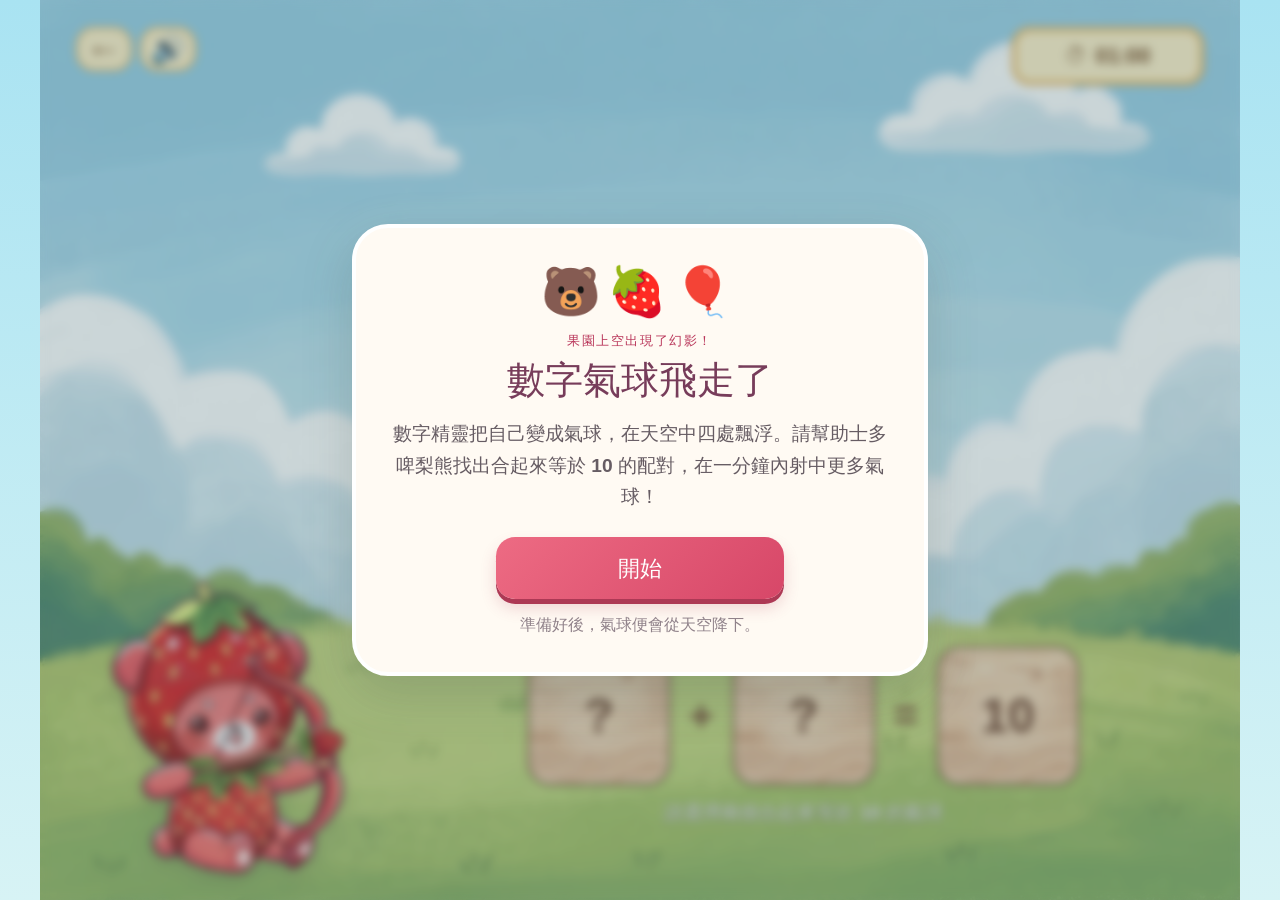
<file: MakeTenGame/index.html>
<!doctype html>
<html lang="zh-Hant">
  <head>
    <meta charset="utf-8">
    <meta name="viewport" content="width=device-width, initial-scale=1">
    <meta name="theme-color" content="#a9e3f2">
    <title>幻影雙五合十戰</title>
    <link rel="stylesheet" href="style.css">
    <script src="game.js" defer></script>
  </head>
  <body>
    <main class="page-shell">
      <section class="game-card" aria-label="合十配對遊戲">
        <section class="arena" id="arena" aria-label="氣球遊戲區">
          <div class="game-bar">
            <a class="back-button" href="index.html" aria-label="返回" title="返回">
              <span aria-hidden="true">←</span>
            </a>
            <div class="timer" id="timer" role="timer" aria-label="剩餘時間 60 秒">
              <span class="timer-icon" aria-hidden="true">⏱</span>
              <span id="timer-value">01:00</span>
            </div>
            <button
              class="music-button"
              id="music-button"
              type="button"
              aria-label="背景音樂：開"
              aria-pressed="true"
              title="背景音樂：開"
            ><span id="music-icon" aria-hidden="true">🔊</span></button>
            <span class="music-status" id="music-status" role="status"></span>
          </div>
          <audio id="background-music" src="Audio/Balloon Adventure 1.mp3" preload="metadata" loop></audio>

          <div class="cloud cloud-one" aria-hidden="true"></div>
          <div class="cloud cloud-two" aria-hidden="true"></div>
          <div class="sun" aria-hidden="true"></div>

          <div class="balloon-field" id="balloons" aria-label="數字氣球"></div>

          <div class="scene-footer">
            <div class="character-wrap" id="character">
              <div class="speech-bubble" id="feedback" role="status" aria-live="polite" hidden></div>
              <img
                class="character-image"
                src="Image/StrawberryBearSitting.png"
                alt="士多啤梨熊"
              >
              <span class="mood" id="mood" aria-hidden="true">😊</span>
            </div>

            <div class="answer-board" aria-label="目前配對">
              <div class="equation">
                <div class="answer-slot" id="first-choice">?</div>
                <span class="operator" aria-hidden="true">+</span>
                <div class="answer-slot" id="second-choice">?</div>
                <span class="operator" aria-hidden="true">=</span>
                <div class="target-number">10</div>
              </div>
              <p class="board-hint" id="board-hint">請選擇兩個合起來等於 10 的氣球</p>
            </div>
          </div>

          <img
            class="projectile"
            id="projectile"
            src="Image/Arrow.png"
            alt=""
            aria-hidden="true"
          >

          <div class="overlay" id="intro-overlay">
            <div class="dialog-card intro-card">
              <div class="story-characters" aria-hidden="true">🐻🍓🎈</div>
              <p class="dialog-kicker">果園上空出現了幻影！</p>
              <h2>數字氣球飛走了</h2>
              <p class="dialog-copy">
                數字精靈把自己變成氣球，在天空中四處飄浮。請幫助士多啤梨熊找出合起來等於
                10 的配對，在一分鐘內射中更多氣球！
              </p>
              <button class="primary-button" id="start-button" type="button">開始</button>
              <p class="dialog-note">準備好後，氣球便會從天空降下。</p>
            </div>
          </div>

          <div class="overlay" id="result-overlay" hidden>
            <div class="dialog-card result-card">
              <div class="story-characters" aria-hidden="true">🐻🏆🍓</div>
              <p class="dialog-kicker">天空任務完成！</p>
              <h2>做得好！</h2>
              <div class="result-stats">
                <div><strong id="result-correct">0 / 0</strong><span>答對配對／總次數</span></div>
                <div><strong id="result-wrong">0</strong><span>答錯次數</span></div>
                <div><strong id="result-rounds">0</strong><span>完成輪數</span></div>
              </div>
              <button class="secondary-button" id="details-button" type="button" aria-expanded="false">
                查看配對紀錄
              </button>
              <ol class="result-details" id="result-details" hidden></ol>
              <button class="primary-button" id="replay-button" type="button">再玩一次</button>
            </div>
          </div>
        </section>
      </section>
    </main>
  </body>
</html>
</file>
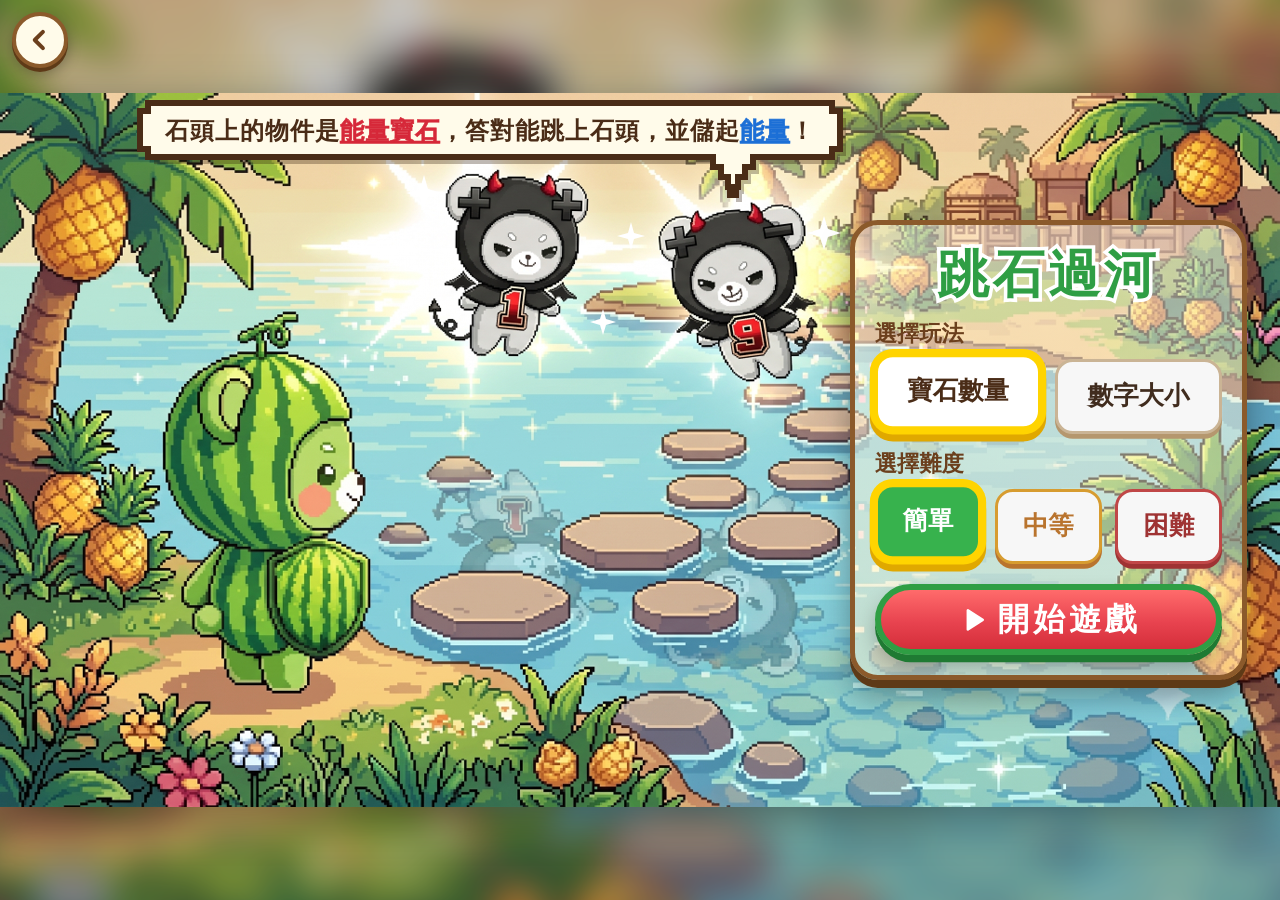
<file: RiverCrossing/index.html>
<!DOCTYPE html>
<html lang="zh-Hant">
<head>
  <meta charset="UTF-8" />
  <meta name="viewport" content="width=device-width, initial-scale=1.0, viewport-fit=cover" />
  <title>跳石過河</title>
  <link rel="stylesheet" href="./style.css" />
</head>
<body class="menu-page">
  <!-- Shared icons -->
  <svg class="svg-sprite" aria-hidden="true" focusable="false">
    <symbol id="icon-back" viewBox="0 0 24 24">
      <path d="M14.5 5L7.5 12l7 7" fill="none" stroke="currentColor" stroke-width="3.4" stroke-linecap="round" stroke-linejoin="round" />
    </symbol>
    <symbol id="icon-play" viewBox="0 0 24 24">
      <path d="M8 4.8v14.4a1 1 0 0 0 1.5.86l11.2-7.2a1 1 0 0 0 0-1.72L9.5 3.94A1 1 0 0 0 8 4.8z" fill="currentColor" />
    </symbol>
  </svg>

  <!-- TODO: point to the game portal when it exists -->
  <a class="back-link" href="./index.html" aria-label="返回">
    <svg aria-hidden="true"><use href="#icon-back" /></svg>
  </a>

  <main class="menu-layout">
    <div class="intro-stage">
      <img class="intro-art" src="./Image/Introduction.png" alt="西瓜熊站在河邊，兩隻數字怪獸在河上飛" draggable="false" />

      <!-- Overlay shares the artwork's 1280×714 coordinates, so the bubble tails always point at the monsters -->
      <svg class="intro-overlay" viewBox="0 0 1280 714" role="img" aria-label="怪獸說：石頭上的物件是能量寶石，答對能跳上石頭，並儲起能量！">
        <g class="sparkles" fill="#fff">
          <path class="sparkle" d="M420 96 l4 -14 4 14 14 4 -14 4 -4 14 -4 -14 -14 -4z" />
          <path class="sparkle" d="M628 140 l3 -11 3 11 11 3 -11 3 -3 11 -3 -11 -11 -3z" />
          <path class="sparkle" d="M820 136 l4 -13 4 13 13 4 -13 4 -4 13 -4 -13 -13 -4z" />
          <path class="sparkle" d="M600 226 l3 -10 3 10 10 3 -10 3 -3 10 -3 -10 -10 -3z" />
        </g>

        <!-- One line above both monsters; the tail points at the "9" monster -->
        <g class="bubble-pop">
          <g class="bubble-idle">
            <path class="bubble-shadow" transform="translate(6 7)" d="M148 10 H832 V18 H840 V56 H832 V64 H753 V74 H745 V84 H738 V94 H736 V102 H730 V94 H728 V84 H721 V74 H713 V64 H148 V56 H140 V18 H148 Z" />
            <path class="bubble-body" d="M148 10 H832 V18 H840 V56 H832 V64 H753 V74 H745 V84 H738 V94 H736 V102 H730 V94 H728 V84 H721 V74 H713 V64 H148 V56 H140 V18 H148 Z" />
            <text class="bubble-text" x="490" y="46" text-anchor="middle">石頭上的物件是<tspan class="hl-red">能量寶石</tspan>，答對能跳上石頭，並儲起<tspan class="hl-blue">能量</tspan>！</text>
          </g>
        </g>
      </svg>
    </div>

    <form class="config-panel" action="./game.html" method="get">
      <h1 class="game-title">跳石過河</h1>

      <fieldset class="option-group group-mode">
        <legend class="step-label">選擇玩法</legend>
        <div class="option-grid mode-grid">
          <label class="option">
            <input class="option-input" type="radio" name="mode" value="quantity" checked />
            <span class="card mode-card">
              <span class="card-label">寶石數量</span>
            </span>
          </label>
          <label class="option">
            <input class="option-input" type="radio" name="mode" value="number" />
            <span class="card mode-card">
              <span class="card-label">數字大小</span>
            </span>
          </label>
        </div>
      </fieldset>

      <fieldset class="option-group group-level">
        <legend class="step-label">選擇難度</legend>
        <div class="option-grid level-grid">
          <label class="option">
            <input class="option-input" type="radio" name="difficulty" value="easy" checked />
            <span class="card level-card level-easy">
              <span class="card-label">簡單</span>
            </span>
          </label>
          <label class="option">
            <input class="option-input" type="radio" name="difficulty" value="normal" />
            <span class="card level-card level-normal">
              <span class="card-label">中等</span>
            </span>
          </label>
          <label class="option">
            <input class="option-input" type="radio" name="difficulty" value="hard" />
            <span class="card level-card level-hard">
              <span class="card-label">困難</span>
            </span>
          </label>
        </div>
      </fieldset>

      <button class="start-btn" type="submit">
        <svg class="play-icon" aria-hidden="true"><use href="#icon-play" /></svg>
        <span>開始遊戲</span>
      </button>
    </form>
  </main>
</body>
</html>
</file>
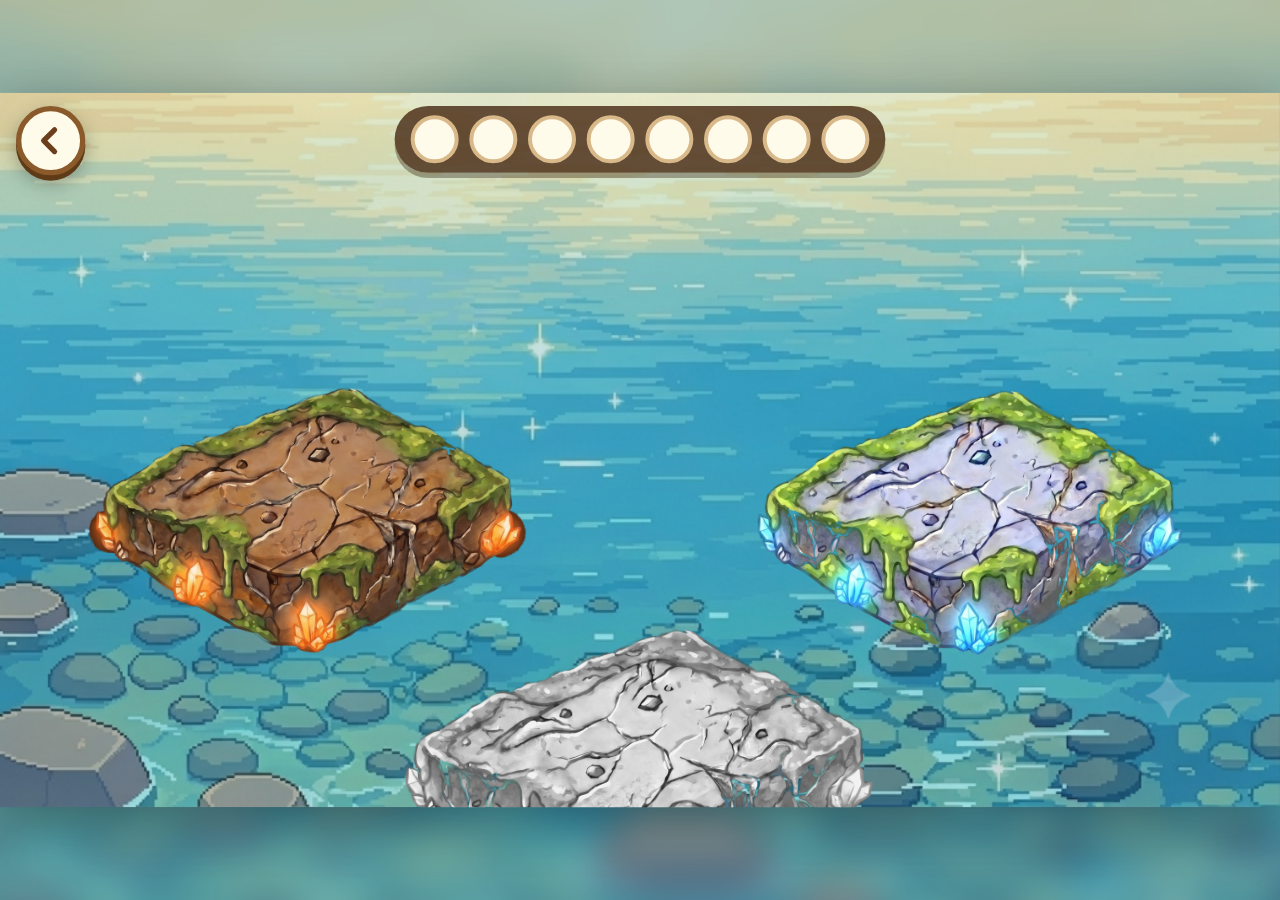
<file: RiverCrossing/game.html>
<!DOCTYPE html>
<html lang="zh-Hant">
<head>
  <meta charset="UTF-8" />
  <meta name="viewport" content="width=device-width, initial-scale=1.0, viewport-fit=cover" />
  <meta name="apple-mobile-web-app-capable" content="yes" />
  <title>跳石過河</title>
  <link rel="stylesheet" href="./style.css" />
</head>
<body class="game-page">
  <!-- Shared icon / gem shapes -->
  <svg class="svg-sprite" aria-hidden="true" focusable="false">
    <symbol id="gem" viewBox="-12 -13 24 24">
      <path d="M0 -8.5 L10 -1.2 L6.2 10.5 L-6.2 10.5 L-10 -1.2 Z" fill="#2b1608" fill-opacity=".35" />
      <path d="M0 -10.5 L10 -3.2 L6.2 8.5 L-6.2 8.5 L-10 -3.2 Z" stroke="#fff" stroke-width="3.4" stroke-linejoin="round" />
      <path d="M0 -10.5 L10 -3.2 L6.2 8.5 L-6.2 8.5 L-10 -3.2 Z" stroke="rgba(0,0,0,.4)" stroke-width="1.1" stroke-linejoin="round" />
      <path d="M0 -10.5 L10 -3.2 L0 -0.5 Z" fill="#fff" fill-opacity=".55" />
      <path d="M0 -10.5 L-10 -3.2 L0 -0.5 Z" fill="#fff" fill-opacity=".25" />
      <path d="M0 -0.5 L6.2 8.5 L-6.2 8.5 Z" fill="#000" fill-opacity=".12" />
    </symbol>
    <symbol id="icon-tick" viewBox="0 0 24 24">
      <circle cx="12" cy="12" r="10.5" fill="#2f9e44" stroke="#fff" stroke-width="2.5" />
      <path d="M7 12.5l3.2 3.2L17 8.6" fill="none" stroke="#fff" stroke-width="3" stroke-linecap="round" stroke-linejoin="round" />
    </symbol>
    <symbol id="icon-cross" viewBox="0 0 24 24">
      <circle cx="12" cy="12" r="10.5" fill="#e03131" stroke="#fff" stroke-width="2.5" />
      <path d="M8.2 8.2l7.6 7.6M15.8 8.2l-7.6 7.6" fill="none" stroke="#fff" stroke-width="3" stroke-linecap="round" />
    </symbol>
    <symbol id="icon-back" viewBox="0 0 24 24">
      <path d="M14.5 5L7.5 12l7 7" fill="none" stroke="currentColor" stroke-width="3.4" stroke-linecap="round" stroke-linejoin="round" />
    </symbol>
    <symbol id="icon-play" viewBox="0 0 24 24">
      <path d="M8 4.8v14.4a1 1 0 0 0 1.5.86l11.2-7.2a1 1 0 0 0 0-1.72L9.5 3.94A1 1 0 0 0 8 4.8z" fill="currentColor" />
    </symbol>
    <symbol id="icon-speaker" viewBox="0 0 24 24">
      <path d="M3.5 9.2h3.8L12.5 5v14l-5.2-4.2H3.5z" fill="currentColor" stroke="currentColor" stroke-width="1.4" stroke-linejoin="round" />
      <path d="M15.6 9a4.2 4.2 0 0 1 0 6M18.2 6.4a8 8 0 0 1 0 11.2" fill="none" stroke="currentColor" stroke-width="2.2" stroke-linecap="round" />
    </symbol>
    <symbol id="icon-replay" viewBox="0 0 24 24">
      <path d="M5.6 9.5A7 7 0 1 1 5 13.4" fill="none" stroke="currentColor" stroke-width="2.8" stroke-linecap="round" />
      <path d="M4.2 4.6v5.4h5.4" fill="none" stroke="currentColor" stroke-width="2.8" stroke-linecap="round" stroke-linejoin="round" />
    </symbol>
    <symbol id="icon-list" viewBox="0 0 24 24">
      <g fill="currentColor"><circle cx="5" cy="6.5" r="1.9" /><circle cx="5" cy="12" r="1.9" /><circle cx="5" cy="17.5" r="1.9" /></g>
      <path d="M9.5 6.5H20M9.5 12H20M9.5 17.5H20" fill="none" stroke="currentColor" stroke-width="2.6" stroke-linecap="round" />
    </symbol>
    <symbol id="icon-close" viewBox="0 0 24 24">
      <path d="M6.5 6.5l11 11M17.5 6.5l-11 11" fill="none" stroke="currentColor" stroke-width="3.2" stroke-linecap="round" />
    </symbol>
    <symbol id="icon-spark" viewBox="0 0 24 24">
      <path d="M12 1l2.3 8.7L23 12l-8.7 2.3L12 23l-2.3-8.7L1 12l8.7-2.3z" />
    </symbol>
    <symbol id="icon-rotate" viewBox="0 0 24 24">
      <rect x="3" y="7.5" width="18" height="10" rx="2" fill="none" stroke="currentColor" stroke-width="2.2" />
      <path d="M8 3.6a9 9 0 0 1 9.4 1.6" fill="none" stroke="currentColor" stroke-width="2" stroke-linecap="round" />
      <path d="M17.8 2.4v3.2h-3.2" fill="none" stroke="currentColor" stroke-width="2" stroke-linecap="round" stroke-linejoin="round" />
    </symbol>
  </svg>

  <div class="viewport">
    <main id="stage" class="stage">
      <img class="scene-bg" src="./Image/GameBackground.png" alt="" draggable="false" />
      <div id="water" class="water" aria-hidden="true">
        <div class="water-sheen"></div>
      </div>

      <!-- Stones and the bear; stones are added by game.js -->
      <div id="world" class="world">
        <div id="bear" class="bear" aria-hidden="true">
          <div class="bear-body">
            <img class="bear-img" src="./Image/WatermelonBear.png" alt="" draggable="false" />
          </div>
        </div>
      </div>

      <div id="monster" class="monster" aria-hidden="true">
        <div class="monster-float">
          <img class="monster-img" src="./Image/NumberMonster.png" alt="" draggable="false" />
        </div>
      </div>

      <div id="fx" class="fx" aria-hidden="true"></div>

      <div id="speech" class="speech" hidden>
        <button id="speaker-btn" class="speaker-btn" type="button" aria-label="再聽一次">
          <svg aria-hidden="true"><use href="#icon-speaker" /></svg>
        </button>
        <p id="speech-text" class="speech-text" aria-live="polite"></p>
        <svg class="speech-tail" viewBox="0 0 36 36" aria-hidden="true">
          <path class="speech-tail-fill" d="M0 4H12V10H22V16H32V20H22V26H12V32H0Z" />
          <path class="speech-tail-line" d="M0 4H12V10H22V16H32V20H22V26H12V32H0" />
        </svg>
      </div>

      <a class="back-link" href="./index.html" aria-label="返回選單">
        <svg aria-hidden="true"><use href="#icon-back" /></svg>
      </a>
      <ol id="steps" class="steps" aria-label="進度"></ol>

      <button id="go-btn" class="go-btn" type="button" hidden>
        <svg class="play-icon" aria-hidden="true"><use href="#icon-play" /></svg>
        <span>開始</span>
      </button>

      <div id="confetti" class="confetti" aria-hidden="true"></div>

      <section id="results" class="overlay" hidden>
        <div class="panel-card results-card" role="dialog" aria-labelledby="results-title">
          <h2 id="results-title" class="results-title">成功過河！</h2>
          <div id="results-gems" class="results-gems" aria-label="收集到的能量寶石"></div>
          <p class="results-score">答對 <b id="score">0</b> / <span id="score-total">8</span> 題</p>
          <div class="results-actions">
            <button id="details-btn" class="btn btn-blue" type="button">
              <svg aria-hidden="true"><use href="#icon-list" /></svg><span>查看詳情</span>
            </button>
            <a id="replay-btn" class="btn btn-green" href="./game.html">
              <svg aria-hidden="true"><use href="#icon-replay" /></svg><span>再玩一次</span>
            </a>
            <a class="btn btn-brown" href="./index.html">
              <svg aria-hidden="true"><use href="#icon-back" /></svg><span>返回選單</span>
            </a>
          </div>
        </div>
      </section>

      <section id="details" class="overlay overlay-top" hidden>
        <div class="panel-card details-card" role="dialog" aria-labelledby="details-title">
          <header class="details-head">
            <h2 id="details-title" class="details-title">答題詳情</h2>
            <button id="details-close" class="icon-btn" type="button" aria-label="關閉">
              <svg aria-hidden="true"><use href="#icon-close" /></svg>
            </button>
          </header>
          <div class="table-wrap">
            <table class="details-table">
              <thead>
                <tr>
                  <th scope="col">題</th>
                  <th scope="col">題目</th>
                  <th scope="col">紅色石頭</th>
                  <th scope="col">藍色石頭</th>
                  <th scope="col">正確答案</th>
                  <th scope="col">第一次選擇</th>
                  <th scope="col">嘗試次數</th>
                  <th scope="col">第一次答對</th>
                </tr>
              </thead>
              <tbody id="details-body"></tbody>
            </table>
          </div>
        </div>
      </section>

      <div id="loading" class="overlay loading">
        <div class="loading-box">
          <span>載入中</span>
          <div class="loading-bar"><i id="loading-fill"></i></div>
        </div>
      </div>
    </main>
  </div>

  <p class="rotate-hint">
    <svg aria-hidden="true"><use href="#icon-rotate" /></svg>
    <span>橫向放置效果更佳</span>
  </p>

  <noscript><p class="noscript">請開啟 JavaScript 才可以進行遊戲。</p></noscript>

  <script src="./game.js"></script>
</body>
</html>
</file>
<file: MakeTenGame/style.css>
:root {
  color-scheme: light;
  font-family: "Nunito", "Noto Sans TC", "PingFang TC", "Microsoft JhengHei", sans-serif;
  color: #4a3b46;
  background: linear-gradient(180deg, #a9e3f2 0%, #d7f3f5 100%);
  font-synthesis: none;
  text-rendering: optimizeLegibility;
  --berry: #e54f71;
  --berry-dark: #b9365a;
  --leaf: #5aa36d;
  --gold: #f5bb48;
  --ink: #4a3b46;
}
* {
  box-sizing: border-box;
}
body {
  min-width: 320px;
  min-height: 100vh;
  margin: 0;
  padding: 28px 20px 24px;
  background:
    radial-gradient(ellipse at 8% 12%, rgba(255, 255, 255, 0.84) 0 7%, transparent 7.3%),
    radial-gradient(ellipse at 95% 26%, rgba(255, 255, 255, 0.7) 0 8%, transparent 8.3%),
    linear-gradient(160deg, #d7f3fa 0%, #effbfd 54%, #f8f6e8 100%);
}
button {
  font: inherit;
}
.page-shell {
  width: min(1160px, 100%);
  margin: 0 auto;
}
.page-heading {
  margin: 0 auto 18px;
  text-align: center;
}
.eyebrow,
.dialog-kicker {
  margin: 0 0 5px;
  color: var(--berry-dark);
  font-size: 0.84rem;
  font-weight: 900;
  letter-spacing: 0.12em;
}
h1 {
  margin: 0;
  color: #723b58;
  font-size: clamp(1.7rem, 4vw, 2.55rem);
  line-height: 1.12;
  text-shadow: 0 2px 0 #fff;
}
.page-subtitle {
  margin: 8px 0 0;
  color: #657b7f;
  font-size: clamp(0.9rem, 2vw, 1.05rem);
  font-weight: 700;
}
.game-card {
  overflow: hidden;
  border: 5px solid #fff;
  border-radius: 30px;
  background: #fff;
  box-shadow: 0 20px 55px rgba(67, 117, 129, 0.16);
}
.game-bar {
  display: flex;
  min-height: 64px;
  align-items: center;
  justify-content: space-between;
  gap: 12px;
  padding: 10px 20px;
  background: #fff9f3;
}
.game-prompt {
  min-width: 0;
  color: #7a6571;
  font-size: 0.94rem;
  font-weight: 800;
}
.timer {
  display: inline-flex;
  flex: 0 0 auto;
  align-items: center;
  gap: 8px;
  min-width: 112px;
  justify-content: center;
  padding: 8px 14px;
  border: 2px solid #e8ad4c;
  border-radius: 15px;
  background: #fff0c8;
  color: #744921;
  font-size: 1.15rem;
  font-variant-numeric: tabular-nums;
  font-weight: 900;
}
.timer.is-urgent {
  border-color: #db4964;
  background: #ffe0e4;
  color: #a22d45;
  animation: timer-pulse 700ms ease-in-out infinite alternate;
}
.arena {
  position: relative;
  min-height: 680px;
  overflow: hidden;
  isolation: isolate;
  background:
    linear-gradient(180deg, rgba(255, 255, 255, 0.05) 0 66%, rgba(255, 255, 255, 0.28) 66%),
    linear-gradient(180deg, #a9e4f2 0%, #d7f3f5 65%, #9ed18e 66%, #78bd79 100%);
}
.arena::before,
.arena::after {
  position: absolute;
  z-index: -1;
  right: -5%;
  bottom: 118px;
  left: -5%;
  height: 66px;
  border-radius: 50% 50% 0 0;
  background: #c8e8a4;
  content: "";
}
.arena::after {
  right: -12%;
  bottom: 100px;
  left: -8%;
  height: 44px;
  background: #a4d788;
}
.cloud {
  position: absolute;
  z-index: -1;
  width: 130px;
  height: 38px;
  border-radius: 30px;
  background: rgba(255, 255, 255, 0.7);
  filter: drop-shadow(0 5px 0 rgba(255, 255, 255, 0.2));
}
.cloud::before,
.cloud::after {
  position: absolute;
  bottom: 10px;
  width: 58px;
  height: 58px;
  border-radius: 50%;
  background: inherit;
  content: "";
}
.cloud::before {
  left: 16px;
}
.cloud::after {
  right: 12px;
  width: 46px;
  height: 46px;
}
.cloud-one {
  top: 76px;
  left: 6%;
}
.cloud-two {
  top: 130px;
  right: 8%;
  transform: scale(0.75);
}
.sun {
  position: absolute;
  z-index: -1;
  top: 30px;
  right: 13%;
  width: 78px;
  height: 78px;
  border-radius: 50%;
  background: #ffe8a3;
  box-shadow: 0 0 0 12px rgba(255, 232, 163, 0.22);
}
.balloon-field {
  position: absolute;
  z-index: 1;
  top: 24px;
  right: 4%;
  bottom: 210px;
  left: 4%;
  display: block;
}
.balloon {
  position: relative;
  display: grid;
  width: clamp(61px, 7.2vw, 88px);
  height: clamp(74px, 8.3vw, 100px);
  place-items: center;
  padding: 0;
  border: 0;
  border-radius: 50% 50% 48% 48%;
  background: transparent;
  color: #fff;
  cursor: pointer;
  filter: drop-shadow(0 5px 2px rgba(59, 85, 100, 0.2));
  font-size: clamp(1.45rem, 3vw, 2rem);
  font-weight: 900;
  line-height: 1;
  text-shadow: 0 2px 0 rgba(84, 55, 74, 0.42);
  transition: filter 160ms ease, transform 160ms ease;
  -webkit-tap-highlight-color: transparent;
}
.balloon-art {
  position: absolute;
  inset: -8% -7% -12%;
  width: 114%;
  height: 120%;
  overflow: visible;
  pointer-events: none;
}
.balloon-label {
  position: relative;
  z-index: 1;
  color: #fff;
  text-shadow: 0 2px 0 rgba(84, 55, 74, 0.52), 0 0 4px rgba(84, 55, 74, 0.28);
  transform: translateY(-0.3em);
}
.balloon:hover:not(:disabled) {
  filter: drop-shadow(0 7px 4px rgba(59, 85, 100, 0.27));
  transform: translateY(-4px);
}
.balloon:focus-visible {
  outline: 4px solid #fff;
  outline-offset: 4px;
}
.balloon:disabled {
  cursor: default;
}
.balloon.is-selected {
  z-index: 2;
  animation: balloon-wobble 480ms ease-in-out infinite alternate;
}
.balloon-selection-outline {
  fill: none;
  stroke: #ffd94f;
  stroke-width: 8;
  opacity: 0;
  transition: opacity 140ms ease;
}
.balloon.is-selected .balloon-selection-outline {
  opacity: 1;
}
.balloon.is-selected .balloon-art {
  filter: drop-shadow(0 0 4px rgba(255, 217, 79, 0.9));
}
.balloon.is-popping {
  pointer-events: none;
  animation: balloon-pop 260ms ease-in forwards;
}
.balloon-burst {
  position: absolute;
  z-index: 2;
  inset: 0;
  display: grid;
  place-items: center;
  color: #fff7ad;
  font-size: 4.5cqw;
  line-height: 1;
  pointer-events: none;
  text-shadow: 0 0 8px #fff, 0 0 18px #ff9a42;
  animation: burst-flash 300ms ease-out forwards;
}
.balloon.is-falling {
  animation: balloon-fall 700ms cubic-bezier(0.18, 0.8, 0.3, 1) both;
  animation-delay: var(--fall-delay, 0ms);
}
.scene-footer {
  position: absolute;
  z-index: 3;
  right: 3%;
  bottom: 0;
  left: 3%;
  display: flex;
  min-height: 205px;
  align-items: flex-end;
  justify-content: space-between;
  gap: 20px;
}
.character-wrap {
  position: relative;
  display: flex;
  width: 205px;
  height: 205px;
  flex: 0 0 auto;
  align-items: flex-end;
  justify-content: center;
}
.character-image {
  display: block;
  width: 100%;
  height: 100%;
  object-fit: contain;
  object-position: center bottom;
  filter: drop-shadow(0 8px 5px rgba(76, 80, 57, 0.18));
  transform-origin: 50% 100%;
  animation: bear-breathe 2.8s ease-in-out infinite;
}
.mood {
  position: absolute;
  top: 39%;
  right: 17%;
  display: none;
  font-size: 1.7rem;
}
.character-wrap.is-wrong .character-image {
  animation: bear-sad 500ms ease-in-out 2;
}
.character-wrap.is-wrong .mood {
  display: block;
}
.speech-bubble {
  position: absolute;
  z-index: 5;
  right: -38px;
  bottom: 155px;
  width: max-content;
  max-width: min(310px, 70vw);
  padding: 10px 15px;
  border: 2px solid #f1d6de;
  border-radius: 17px;
  background: #fff;
  box-shadow: 0 5px 12px rgba(96, 80, 77, 0.12);
  color: #72505f;
  font-size: 0.9rem;
  font-weight: 800;
  text-align: center;
}
.speech-bubble::after {
  position: absolute;
  bottom: -9px;
  left: 34px;
  width: 15px;
  height: 15px;
  border-right: 2px solid #f1d6de;
  border-bottom: 2px solid #f1d6de;
  background: #fff;
  content: "";
  transform: rotate(45deg);
}
.answer-board {
  width: min(620px, calc(100% - 205px));
  margin-bottom: 24px;
  padding: 13px 20px 12px;
  border: 4px solid #a96d48;
  border-radius: 22px;
  background: linear-gradient(180deg, #eebd83, #d99a62);
  box-shadow: inset 0 0 0 3px rgba(255, 231, 183, 0.55), 0 7px 0 rgba(118, 79, 52, 0.17);
  text-align: center;
}
.board-title {
  margin: 0 0 8px;
  color: #74452e;
  font-size: 0.95rem;
  font-weight: 900;
}
.equation {
  display: flex;
  align-items: center;
  justify-content: center;
  gap: clamp(7px, 1.5vw, 17px);
}
.answer-slot,
.target-number {
  display: grid;
  width: clamp(47px, 5.3vw, 66px);
  height: clamp(47px, 5.3vw, 66px);
  flex: 0 0 auto;
  place-items: center;
  border: 3px solid #a96d48;
  border-radius: 15px;
  background: #fff6e6;
  color: #8d5a3b;
  font-size: clamp(1.4rem, 3vw, 2rem);
  font-weight: 900;
  box-shadow: inset 0 3px 4px rgba(111, 77, 55, 0.12);
}
.answer-slot {
  position: relative;
}
.answer-slot.has-value {
  border-color: #e2a72f;
  background: #fff0bd;
  color: #724721;
}
.target-number {
  border-color: #8f5438;
  background: #b9724d;
  color: #fff;
}
.operator {
  color: #75472f;
  font-size: clamp(1.3rem, 3vw, 2rem);
  font-weight: 900;
}
.board-hint {
  min-height: 1.2em;
  margin: 8px 0 0;
  color: #754c35;
  font-size: 0.78rem;
  font-weight: 800;
}
.projectile {
  position: absolute;
  z-index: 7;
  width: 68px;
  height: 68px;
  object-fit: contain;
  pointer-events: none;
  filter: drop-shadow(0 3px 2px rgba(87, 42, 37, 0.25));
  transform-origin: center;
}
.overlay {
  position: absolute;
  z-index: 10;
  inset: 0;
  display: grid;
  overflow-y: auto;
  place-items: center;
  padding: 20px;
  background: rgba(71, 108, 116, 0.28);
  backdrop-filter: blur(5px);
}
.overlay[hidden],
[hidden] {
  display: none !important;
}
.dialog-card {
  width: min(490px, 100%);
  padding: clamp(22px, 4vw, 34px);
  border: 4px solid #fff;
  border-radius: 28px;
  background: #fffaf3;
  box-shadow: 0 18px 50px rgba(73, 91, 83, 0.22);
  text-align: center;
  animation: card-arrive 420ms cubic-bezier(0.18, 0.8, 0.3, 1) both;
}
.dialog-card h2 {
  margin: 4px 0 12px;
  color: #773c5a;
  font-size: clamp(1.5rem, 4vw, 2rem);
}
.story-characters {
  margin-bottom: 10px;
  font-size: 2.6rem;
  letter-spacing: 0.12em;
}
.dialog-copy {
  margin: 0 auto 20px;
  color: #665c63;
  font-size: 0.98rem;
  font-weight: 700;
  line-height: 1.8;
}
.dialog-note {
  margin: 12px 0 0;
  color: #90828a;
  font-size: 0.8rem;
  font-weight: 700;
}
.primary-button,
.secondary-button {
  min-height: 52px;
  padding: 11px 28px;
  border: 0;
  border-radius: 16px;
  background: linear-gradient(135deg, #ed6b83, #d74768);
  box-shadow: 0 5px 0 #ad3955, 0 9px 16px rgba(173, 57, 85, 0.2);
  color: #fff;
  cursor: pointer;
  font-size: 1.08rem;
  font-weight: 900;
  transition: transform 140ms ease, box-shadow 140ms ease;
  -webkit-tap-highlight-color: transparent;
}
.primary-button {
  width: min(250px, 100%);
}
.primary-button:hover,
.secondary-button:hover {
  transform: translateY(-2px);
}
.primary-button:active,
.secondary-button:active {
  box-shadow: 0 2px 0 #ad3955;
  transform: translateY(3px);
}
.secondary-button {
  min-height: 44px;
  margin: 4px 0 14px;
  padding: 9px 17px;
  background: #739c72;
  box-shadow: 0 4px 0 #4e7656, 0 7px 12px rgba(78, 118, 86, 0.16);
  font-size: 0.92rem;
}
.result-stats {
  display: grid;
  grid-template-columns: repeat(3, 1fr);
  gap: 8px;
  margin: 18px 0;
}
.result-stats > div {
  display: grid;
  gap: 4px;
  padding: 12px 5px;
  border-radius: 15px;
  background: #fff0db;
}
.result-stats strong {
  color: #cf4969;
  font-size: 1.75rem;
  font-variant-numeric: tabular-nums;
}
.result-stats span {
  color: #725d62;
  font-size: 0.78rem;
  font-weight: 800;
}
.result-details {
  max-height: 190px;
  overflow: auto;
  margin: 0 0 16px;
  padding: 10px 16px 10px 36px;
  border-radius: 14px;
  background: #fff;
  color: #67545e;
  font-size: 0.88rem;
  font-weight: 700;
  text-align: left;
}
.result-details li {
  padding: 5px 0;
}
.result-details li.is-correct {
  color: #347d51;
}
.result-details li.is-wrong {
  color: #bd4058;
}
.page-footer {
  padding: 13px 0 0;
  color: #779095;
  font-size: 0.83rem;
  font-weight: 700;
  text-align: center;
}
@keyframes balloon-fall {
  0% { opacity: 0; transform: translateY(-90px) scale(0.78); }
  68% { opacity: 1; transform: translateY(7px) scale(1.03); }
  100% { opacity: 1; transform: translateY(0) scale(1); }
}
@keyframes balloon-wobble {
  from { transform: rotate(-5deg) translateY(-2px); }
  to { transform: rotate(5deg) translateY(-4px); }
}
@keyframes balloon-pop {
  0% { opacity: 1; transform: scale(1) rotate(0); }
  45% { opacity: 1; transform: scale(1.2) rotate(8deg); }
  100% { opacity: 0; transform: scale(0.05) rotate(-18deg); }
}
@keyframes burst-flash {
  0% { opacity: 0; transform: scale(0.2) rotate(-25deg); }
  35% { opacity: 1; transform: scale(1.25) rotate(12deg); }
  100% { opacity: 0; transform: scale(1.8) rotate(35deg); }
}
@keyframes bear-breathe {
  0%, 100% { transform: translateY(0) rotate(0); }
  50% { transform: translateY(-4px) rotate(-1deg); }
}
@keyframes bear-sad {
  0%, 100% { transform: translateX(0) rotate(0); }
  25% { transform: translateX(-6px) rotate(-3deg); }
  75% { transform: translateX(6px) rotate(3deg); }
}
@keyframes timer-pulse {
  to { transform: scale(1.04); }
}
@keyframes card-arrive {
  from { opacity: 0; transform: translateY(12px) scale(0.96); }
  to { opacity: 1; transform: translateY(0) scale(1); }
}
@media (max-width: 760px) {
  body {
    padding: 18px 10px 16px;
  }
  .game-card {
    border-width: 3px;
    border-radius: 22px;
  }
  .arena {
    min-height: 700px;
  }
  .balloon-field {
    top: 26px;
    right: 3%;
    bottom: 225px;
    left: 3%;
    grid-template-columns: repeat(3, minmax(0, 1fr));
    grid-template-rows: repeat(4, minmax(0, 1fr));
    row-gap: 0;
  }
  .balloon {
    width: clamp(57px, 11vw, 78px);
    height: clamp(69px, 13vw, 91px);
  }
  .scene-footer {
    right: 2%;
    left: 2%;
    min-height: 210px;
    gap: 8px;
  }
  .character-wrap {
    width: clamp(110px, 23vw, 165px);
    height: 190px;
  }
  .answer-board {
    width: calc(100% - clamp(112px, 23vw, 165px));
    margin-bottom: 21px;
    padding: 11px 7px 9px;
    border-width: 3px;
  }
  .speech-bubble {
    right: auto;
    left: 0;
    bottom: 150px;
    max-width: min(calc(100vw - 48px), 260px);
    padding: 8px 10px;
    font-size: 0.8rem;
  }
  .equation {
    gap: clamp(4px, 1vw, 10px);
  }
  .answer-slot,
  .target-number {
    width: clamp(40px, 8.2vw, 58px);
    height: clamp(40px, 8.2vw, 58px);
    border-radius: 12px;
    font-size: clamp(1.25rem, 4.5vw, 1.75rem);
  }
  .board-title {
    margin-bottom: 6px;
    font-size: 0.82rem;
  }
  .board-hint {
    margin-top: 6px;
    font-size: 0.7rem;
  }
}
@media (max-width: 420px) {
  .game-bar {
    min-height: 58px;
    padding: 8px 10px;
  }
  .game-prompt {
    font-size: 0.78rem;
  }
  .timer {
    min-width: 95px;
    gap: 5px;
    padding: 7px 9px;
    font-size: 1rem;
  }
  .arena {
    min-height: 660px;
  }
  .balloon-field {
    bottom: 210px;
  }
  .scene-footer {
    min-height: 195px;
  }
  .character-wrap {
    height: 170px;
  }
  .answer-board {
    margin-bottom: 16px;
  }
  .operator {
    font-size: 1.15rem;
  }
}
@media (prefers-reduced-motion: reduce) {
  *,
  *::before,
  *::after {
    scroll-behavior: auto !important;
    animation-duration: 0.01ms !important;
    animation-iteration-count: 1 !important;
    transition-duration: 0.01ms !important;
  }
}
body {
  display: grid;
  width: 100%;
  height: 100vh;
  min-height: 0;
  place-items: center;
  overflow: hidden;
  padding: 0;
  background: linear-gradient(180deg, #a9e3f2 0%, #d7f3f5 100%);
}
.page-shell {
  display: grid;
  width: 100%;
  height: 100%;
  place-items: center;
  margin: 0;
}
.game-card {
  position: relative;
  width: min(100vw, 133.333vh);
  height: min(100vh, 75vw);
  overflow: hidden;
  border: 0;
  border-radius: 0;
  background: #a9e3f2;
  box-shadow: none;
  container-type: size;
}
.arena {
  position: absolute;
  inset: 0;
  min-height: 0;
  overflow: hidden;
  background: url("Image/Background.jpg") center / 100% 100% no-repeat;
}
.arena::before,
.arena::after,
.cloud,
.sun {
  display: none;
}
.game-bar {
  position: absolute;
  z-index: 4;
  inset: 0;
  display: block;
  min-height: 0;
  padding: 0;
  background: transparent;
  pointer-events: none;
}
.timer {
  position: absolute;
  top: 3%;
  right: 3%;
  left: auto;
  min-width: 16cqw;
  padding: 1cqw 1.4cqw;
  border-width: 0.35cqw;
  border-radius: 1.5cqw;
  font-size: max(1.8cqw, 12px);
  pointer-events: auto;
}
.timer-icon {
  font-size: 1.8cqw;
}
.back-button {
  position: absolute;
  top: 3%;
  left: 3%;
  display: grid;
  width: clamp(44px, 5cqw, 56px);
  min-height: 44px;
  place-items: center;
  border: 2px solid #e8ad4c;
  border-radius: 1.5cqw;
  background: #fff0c8;
  color: #744921;
  font-size: max(3cqw, 20px);
  font-weight: 900;
  line-height: 1;
  text-decoration: none;
  pointer-events: auto;
}
.music-button {
  position: absolute;
  top: 3%;
  left: calc(3% + clamp(52px, 6cqw, 64px));
  display: grid;
  width: clamp(44px, 5cqw, 56px);
  min-height: 44px;
  place-items: center;
  padding: 0;
  border: 2px solid #e8ad4c;
  border-radius: 1.5cqw;
  background: #fff0c8;
  color: #744921;
  font-size: max(2.4cqw, 18px);
  font-weight: 900;
  cursor: pointer;
  pointer-events: auto;
}
.music-status {
  position: absolute;
  top: calc(3% + 48px);
  left: calc(3% + clamp(52px, 6cqw, 64px));
  max-width: 24cqw;
  color: #744921;
  font-size: max(1.2cqw, 10px);
  font-weight: 800;
  text-align: left;
  text-shadow: 0 1px 2px #fff;
}
.balloon-field {
  top: 12%;
  right: 1%;
  bottom: 32%;
  left: 27%;
  display: block;
}
.balloon {
  position: absolute;
  width: 8cqw;
  height: 9.5cqw;
  font-size: 3.1cqw;
  translate: -50% -50%;
}
.answer-balloon-art {
  position: absolute;
  top: 50%;
  left: 50%;
  width: 70%;
  height: 70%;
  overflow: visible;
  pointer-events: none;
  transform: translate(-50%, -50%);
}
.answer-balloon-label {
  position: absolute;
  z-index: 1;
  top: 46%;
  left: 50%;
  color: #fff;
  font-size: 3.1cqw;
  font-weight: 900;
  line-height: 1;
  text-shadow: 0 2px 0 rgba(84, 55, 74, 0.52), 0 0 4px rgba(84, 55, 74, 0.28);
  transform: translate(-50%, -50%);
}
.balloon::after {
  height: 2cqw;
}
.scene-footer {
  right: 3%;
  bottom: 2%;
  left: 3%;
  height: 34%;
  min-height: 0;
  gap: 2%;
}
.character-wrap {
  width: 27%;
  height: 100%;
}
.character-image {
  filter: drop-shadow(0 1cqw 0.7cqw rgba(76, 80, 57, 0.18));
}
.speech-bubble {
  right: -4%;
  bottom: 78%;
  max-width: 31cqw;
  padding: 1cqw 1.5cqw;
  border-radius: 1.7cqw;
  font-size: max(1.4cqw, 10px);
}
.speech-bubble::after {
  width: 1.5cqw;
  height: 1.5cqw;
}
.answer-board {
  width: 71%;
  margin-bottom: 5%;
  padding: 0;
  border: 0;
  border-radius: 0;
  background: transparent;
  box-shadow: none;
}
.board-title {
  margin-bottom: 1cqw;
  color: #74452e;
  font-size: max(1.8cqw, 12px);
  text-shadow: 0 1px 2px #fff4d2;
}
.equation {
  gap: 1.5cqw;
}
.answer-slot,
.target-number {
  width: 12cqw;
  height: 12cqw;
  border: 0;
  border-radius: 2cqw;
  background: url("Image/Board.png") center / 100% 100% no-repeat;
  color: #70452f;
  font-size: 4cqw;
  box-shadow: none;
}
.answer-slot.has-value {
  border: 0;
  background: url("Image/Board.png") center / 100% 100% no-repeat;
  color: #724721;
}
.target-number {
  background-image: url("Image/Board.png");
  color: #70452f;
}
.operator {
  color: #75472f;
  font-size: 3.5cqw;
}
.board-hint {
  margin-top: 1cqw;
  color: #fff;
  font-size: max(1.6cqw, 12px);
  text-shadow: 0 1px 3px rgba(71, 72, 43, 0.85);
}
.projectile {
  width: 15cqw;
  height: auto;
}
.overlay {
  padding: 2cqw;
}
.dialog-card {
  width: min(48cqw, 100%);
  padding: 3cqw;
  border-width: 0.4cqw;
  border-radius: 3cqw;
}
.dialog-card h2 {
  font-size: 3.2cqw;
}
.story-characters {
  margin-bottom: 1cqw;
  font-size: 4cqw;
}
.dialog-copy {
  margin-bottom: 2cqw;
  font-size: max(1.6cqw, 11px);
  line-height: 1.65;
}
.dialog-note {
  margin-top: 1.3cqw;
  font-size: max(1.3cqw, 10px);
}
.primary-button,
.secondary-button {
  min-height: 5.2cqw;
  padding: 1.1cqw 2.8cqw;
  border-radius: 1.6cqw;
  font-size: max(1.8cqw, 12px);
}
.primary-button {
  width: min(24cqw, 100%);
}
.secondary-button {
  min-height: 4.4cqw;
  margin: 0.5cqw 0 1.4cqw;
  padding: 0.9cqw 1.7cqw;
  font-size: max(1.5cqw, 11px);
}
.result-stats {
  gap: 0.8cqw;
  margin: 1.8cqw 0;
}
.result-stats > div {
  gap: 0.4cqw;
  padding: 1.2cqw 0.5cqw;
  border-radius: 1.5cqw;
}
.result-stats strong {
  font-size: 2.8cqw;
}
.result-stats span,
.result-details {
  font-size: max(1.25cqw, 10px);
}
.result-details {
  max-height: 20cqw;
  margin-bottom: 1.6cqw;
  padding: 1cqw 1.6cqw 1cqw 3.6cqw;
}
.result-details li {
  padding: 0.5cqw 0;
}
@supports (height: 100dvh) {
  body {
    height: 100dvh;
  }
  .game-card {
    width: min(100vw, 133.333dvh);
    height: min(100dvh, 75vw);
  }
}
@media (max-width: 760px) {
  .balloon-field {
    right: 1%;
    left: 27%;
  }
  .balloon {
    width: 7cqw;
    height: 6.8cqw;
    font-size: 2.8cqw;
  }
  .answer-balloon-label {
    font-size: 2.8cqw;
  }
  .scene-footer {
    right: 2%;
    left: 2%;
    height: 34%;
    gap: 1%;
  }
  .character-wrap {
    width: 28%;
  }
  .answer-board {
    width: 70%;
    margin-bottom: 4%;
  }
}
@media (max-width: 420px) {
  .balloon-field {
    left: 35%;
    top: 12%;
  }
}
</file>
<file: RiverCrossing/style.css>
/* ==========================================================================
   跳石過河 — shared styles
   ========================================================================== */

*,
*::before,
*::after {
  box-sizing: border-box;
}

html,
body {
  margin: 0;
  height: 100%;
}

body {
  font-family: "PingFang TC", "Microsoft JhengHei", "Noto Sans TC", "Noto Sans CJK TC", "WenQuanYi Zen Hei", sans-serif;
  -webkit-text-size-adjust: 100%;
  -webkit-tap-highlight-color: transparent;
  -webkit-user-select: none;
  user-select: none;
  -webkit-touch-callout: none;
}

img {
  -webkit-user-drag: none;
}

.svg-sprite {
  position: absolute;
  width: 0;
  height: 0;
  overflow: hidden;
}

/* ==========================================================================
   Config page (index.html)
   ========================================================================== */

.menu-page {
  min-height: 100vh;
  min-height: 100dvh;
  display: grid;
  place-items: center;
  overflow: hidden;
  background-color: #8fd3ec;
}

/* Blurred copy of the artwork fills the letterbox area */
.menu-page::before {
  content: "";
  position: fixed;
  inset: -6vmax;
  z-index: -1;
  background: url("Image/Introduction.png") center / cover no-repeat;
  filter: blur(18px) brightness(0.78) saturate(1.1);
}

/* --- Back link ----------------------------------------------------------- */

.back-link {
  position: fixed;
  z-index: 10;
  top: calc(env(safe-area-inset-top, 0px) + 12px);
  left: calc(env(safe-area-inset-left, 0px) + 12px);
  display: grid;
  place-items: center;
  width: 56px;
  height: 56px;
  border-radius: 50%;
  border: 4px solid #8b5a2b;
  background: #fffbea;
  color: #6b3f1d;
  box-shadow: 0 4px 0 #5e3a17, 0 6px 14px rgba(0, 0, 0, 0.3);
  touch-action: manipulation;
  transition: transform 0.15s ease, box-shadow 0.15s ease;
}

.back-link svg {
  width: 28px;
  height: 28px;
}

.back-link:active {
  transform: translateY(3px);
  box-shadow: 0 1px 0 #5e3a17, 0 3px 8px rgba(0, 0, 0, 0.3);
}

.back-link:focus-visible {
  outline: 4px solid #1971c2;
  outline-offset: 3px;
}

/* --- Layout: artwork stage + panel --------------------------------------- */

.menu-layout {
  position: relative;
  display: grid;
  grid-template-columns: 100%;
  grid-template-rows: 100%;
  width: min(100vw, calc(100vh * 1280 / 714));
  aspect-ratio: 1280 / 714;
  container-type: inline-size;
}

@supports (height: 100dvh) {
  .menu-layout {
    width: min(100dvw, calc(100dvh * 1280 / 714));
  }
}

.intro-stage,
.config-panel {
  grid-area: 1 / 1;
}

.intro-stage {
  position: relative;
  width: 100%;
  height: 100%;
  overflow: hidden;
  box-shadow: 0 10px 40px rgba(0, 0, 0, 0.35);
}

.intro-art {
  display: block;
  width: 100%;
  height: 100%;
  object-fit: cover;
}

.intro-overlay {
  position: absolute;
  inset: 0;
  width: 100%;
  height: 100%;
  pointer-events: none;
}

/* --- Monsters' speech bubble (SVG, 1280×714 user units) ------------------ */

.bubble-pop {
  transform-box: view-box;
  transform-origin: 733px 102px;
  animation: bubble-pop 0.6s 0.5s cubic-bezier(0.34, 1.56, 0.64, 1) both;
}

.bubble-idle {
  transform-box: view-box;
  transform-origin: 490px 64px;
  animation: bubble-bob 3.2s 1.3s ease-in-out infinite;
}

.bubble-shadow {
  fill: rgba(40, 20, 5, 0.3);
}

.bubble-body {
  fill: #fffbea;
  stroke: #4a2c17;
  stroke-width: 6;
  stroke-linejoin: miter;
}

.bubble-text {
  font-family: inherit;
  font-size: 24px;
  font-weight: 900;
  letter-spacing: 1px;
  fill: #4a2c17;
}

.hl-red {
  fill: #d62839;
}

.hl-blue {
  fill: #1c6fd6;
}

/* Key words: extra bold and underlined */
.hl-red,
.hl-blue {
  stroke: currentColor;
  stroke-width: 0.6px;
  text-decoration: underline;
}

.hl-red {
  color: #d62839;
}

.hl-blue {
  color: #1c6fd6;
}

.sparkle {
  transform-box: fill-box;
  transform-origin: center;
  animation: twinkle 2.4s ease-in-out infinite;
}

.sparkle:nth-child(2) { animation-delay: -0.6s; }
.sparkle:nth-child(3) { animation-delay: -1.3s; }
.sparkle:nth-child(4) { animation-delay: -1.9s; }

@keyframes bubble-pop {
  from { opacity: 0; transform: scale(0.2); }
  to   { opacity: 1; transform: scale(1); }
}

@keyframes bubble-bob {
  0%, 100% { transform: translateY(0); }
  50%      { transform: translateY(-5px); }
}

@keyframes twinkle {
  0%, 100% { opacity: 0;   transform: scale(0.3) rotate(0deg); }
  50%      { opacity: 0.95; transform: scale(1) rotate(45deg); }
}

/* --- Config panel ---------------------------------------------------------
   --u is 1% of the panel width, so the whole panel scales as one piece.
   Landscape: the panel takes 31% of the artwork width (its right part).   */

.config-panel {
  --u: 0.31cqw;
  justify-self: end;
  align-self: center;
  width: calc(var(--u) * 100);
  max-height: 94%;
  margin: 0 2.6cqw 0 0;
  overflow-y: auto;
  overscroll-behavior: contain;
  display: flex;
  flex-direction: column;
  gap: calc(var(--u) * 3.6);
  padding: calc(var(--u) * 5);
  border: calc(var(--u) * 1.4) solid #8b5a2b;
  border-radius: calc(var(--u) * 7);
  /* Half transparent so the artwork shows through */
  background: linear-gradient(180deg, rgba(255, 251, 236, 0.5), rgba(255, 238, 200, 0.5));
  box-shadow: 0 calc(var(--u) * 2) 0 #5e3a17, 0 calc(var(--u) * 4) calc(var(--u) * 8) rgba(0, 0, 0, 0.35);
  color: #4a2c17;
  animation: panel-in 0.7s 0.15s cubic-bezier(0.2, 0.9, 0.3, 1.15) both;
}

@supports not (container-type: inline-size) {
  .config-panel {
    --u: calc(min(100vw, 100vh * 1280 / 714) * 0.0031);
    margin-right: calc(min(100vw, 100vh * 1280 / 714) * 0.026);
  }
}

@keyframes panel-in {
  from { opacity: 0; transform: translateX(30%); }
  to   { opacity: 1; transform: translateX(0); }
}

.game-title {
  margin: 0;
  text-align: center;
  font-size: max(26px, calc(var(--u) * 13));
  line-height: 1.15;
  font-weight: 900;
  letter-spacing: calc(var(--u) * 1);
  color: #2f9e44;
  -webkit-text-stroke: calc(var(--u) * 1.8) #fff;
  paint-order: stroke fill;
}

.option-group {
  min-width: 0;
  margin: 0;
  padding: 0;
  border: 0;
}

.step-label {
  float: left;
  width: 100%;
  display: flex;
  align-items: center;
  gap: calc(var(--u) * 2);
  margin: 0 0 calc(var(--u) * 2.6);
  padding: 0;
  font-size: max(15px, calc(var(--u) * 5.6));
  font-weight: 800;
  color: #6b3f1d;
}

.option-grid {
  clear: both;
  display: grid;
  gap: calc(var(--u) * 3.5);
}

.mode-grid {
  grid-template-columns: 1fr 1fr;
}

.level-grid {
  grid-template-columns: repeat(3, 1fr);
}

/* --- Option cards -------------------------------------------------------- */

.option {
  position: relative;
  display: block;
  cursor: pointer;
  touch-action: manipulation;
}

/* Visually hidden but still focusable for keyboard users */
.option-input {
  position: absolute;
  width: 1px;
  height: 1px;
  margin: 0;
  opacity: 0;
  pointer-events: none;
}

.card {
  position: relative;
  display: flex;
  flex-direction: column;
  align-items: center;
  justify-content: center;
  gap: calc(var(--u) * 1.4);
  height: 100%;
  min-height: 48px;
  padding: calc(var(--u) * 2.6) calc(var(--u) * 2);
  border: calc(var(--u) * 1) solid #d9b98a;
  border-radius: calc(var(--u) * 4.5);
  background: #fff;
  box-shadow: 0 calc(var(--u) * 1.2) 0 #c79a5e;
  filter: saturate(0.7) brightness(0.97);
  transition: transform 0.18s ease, box-shadow 0.18s ease, filter 0.18s ease, scale 0.18s ease,
    background-color 0.18s ease, border-color 0.18s ease;
}

.card-label {
  font-size: max(15px, calc(var(--u) * 6.4));
  font-weight: 900;
  line-height: 1.2;
  white-space: nowrap;
}

.option-input:checked + .card {
  border-color: #ffd400;
  box-shadow: 0 0 0 calc(var(--u) * 1.3) #ffd400, 0 calc(var(--u) * 1.8) 0 calc(var(--u) * 1.3) #e0a800;
  transform: translateY(calc(var(--u) * -1.2));
  filter: none;
  animation: card-pop 0.38s cubic-bezier(0.3, 1.7, 0.5, 1);
}

.option-input:focus-visible + .card {
  outline: 4px solid #1971c2;
  outline-offset: calc(var(--u) * 2.4);
}

@media (hover: hover) and (pointer: fine) {
  .option:hover .card {
    scale: 1.05;
    filter: none;
  }
}

.option:active .card {
  scale: 0.95;
}

@keyframes card-pop {
  0%   { scale: 0.9; }
  60%  { scale: 1.07; }
  100% { scale: 1; }
}

/* Mode cards */
.mode-card {
  color: #4a2c17;
  min-height: max(56px, calc(var(--u) * 19));
}

/* Difficulty cards */
.level-card {
  --c: #37b24d;
  --c-dark: #2b8a3e;
  border-color: var(--c);
  box-shadow: 0 calc(var(--u) * 1.2) 0 var(--c-dark);
  color: var(--c-dark);
  min-height: max(56px, calc(var(--u) * 19));
}

.level-normal {
  --c: #f59f00;
  --c-dark: #d9730d;
}

.level-hard {
  --c: #f03e3e;
  --c-dark: #c92a2a;
}

.option-input:checked + .level-card {
  background: var(--c);
  color: #fff;
}

/* --- Start button -------------------------------------------------------- */

.start-btn {
  display: flex;
  align-items: center;
  justify-content: center;
  gap: calc(var(--u) * 2.4);
  width: 100%;
  min-height: max(56px, calc(var(--u) * 17));
  margin-top: calc(var(--u) * 1.4);
  padding: calc(var(--u) * 2) calc(var(--u) * 4);
  border: calc(var(--u) * 1.6) solid #2f9e44;
  border-radius: 999px;
  background: linear-gradient(180deg, #ff6b6b 0%, #e8434f 55%, #d42e3a 100%);
  color: #fff;
  font: inherit;
  font-size: max(20px, calc(var(--u) * 8));
  font-weight: 900;
  letter-spacing: calc(var(--u) * 1);
  box-shadow: 0 calc(var(--u) * 1.8) 0 #1f7a33, 0 calc(var(--u) * 3) calc(var(--u) * 5) rgba(0, 0, 0, 0.25);
  cursor: pointer;
  touch-action: manipulation;
  transition: transform 0.12s ease, box-shadow 0.12s ease;
  animation: start-pulse 2.2s 1.4s ease-in-out infinite;
}

.start-btn .play-icon {
  flex: none;
  width: 1em;
  height: 1em;
}

.start-btn:active {
  transform: translateY(calc(var(--u) * 1.4));
  box-shadow: 0 calc(var(--u) * 0.4) 0 #1f7a33, 0 calc(var(--u) * 1) calc(var(--u) * 2) rgba(0, 0, 0, 0.25);
}

.start-btn:focus-visible {
  outline: 4px solid #1971c2;
  outline-offset: 4px;
}

@keyframes start-pulse {
  0%, 100% { scale: 1; }
  50%      { scale: 1.04; }
}

/* --- Portrait / narrow screens: panel moves below the artwork ------------ */

@media (max-aspect-ratio: 1/1) {
  .menu-page {
    place-items: start center;
    overflow-y: auto;
  }

  .menu-layout {
    width: 100%;
    aspect-ratio: auto;
    grid-template-rows: auto auto;
  }

  .intro-stage {
    grid-area: 1 / 1;
    height: auto;
    aspect-ratio: 1280 / 714;
  }

  .config-panel {
    /* Fit the remaining height under the artwork (≈55.8% of the width) */
    --u: clamp(3.4px, min(0.92cqw, calc((100vh - 55.8cqw - 40px) / 136)), 6px);
    grid-area: 2 / 1;
    justify-self: center;
    align-self: start;
    max-height: none;
    margin: -4cqw 0 calc(env(safe-area-inset-bottom, 0px) + 20px);
    overflow: visible;
    animation-name: panel-up;
  }

  @supports (height: 100dvh) {
    .config-panel {
      --u: clamp(3.4px, min(0.92cqw, calc((100dvh - 55.8cqw - 40px) / 136)), 6px);
    }
  }
}

@keyframes panel-up {
  from { opacity: 0; transform: translateY(20%); }
  to   { opacity: 1; transform: translateY(0); }
}

/* --- Short landscape screens (phones) ------------------------------------ */

@media (orientation: landscape) and (max-height: 500px) {
  .game-title {
    display: none;
  }

  .config-panel {
    max-height: 98%;
  }
}

@media (prefers-reduced-motion: reduce) {
  *,
  *::before,
  *::after {
    animation: none !important;
    transition: none !important;
  }

  .sparkles {
    display: none;
  }
}

/* ==========================================================================
   Game page (game.html)
   Everything inside .stage uses a fixed 960×536 coordinate system; game.js
   scales the whole stage to fit the screen with --k.
   ========================================================================== */

[hidden] {
  display: none !important;
}

.game-page {
  position: fixed;
  inset: 0;
  overflow: hidden;
  overscroll-behavior: none;
  touch-action: manipulation;
  background-color: #6fbfd9;
}

/* Blurred copy of the scene fills the letterbox area */
.game-page::before {
  content: "";
  position: fixed;
  inset: -6vmax;
  background: url("Image/GameBackground.png") center / cover no-repeat;
  filter: blur(18px) brightness(0.8) saturate(1.1);
}

.viewport {
  position: fixed;
  top: env(safe-area-inset-top, 0px);
  right: env(safe-area-inset-right, 0px);
  bottom: env(safe-area-inset-bottom, 0px);
  left: env(safe-area-inset-left, 0px);
}

.stage {
  --k: 1;
  position: absolute;
  left: 50%;
  top: 50%;
  width: 960px;
  height: 536px;
  overflow: hidden;
  transform: translate(-50%, -50%) scale(var(--k));
  transform-origin: 50% 50%;
  color: #4a2c17;
  box-shadow: 0 10px 40px rgba(0, 0, 0, 0.35);
}

.scene-bg {
  position: absolute;
  inset: 0;
  width: 100%;
  height: 100%;
  display: block;
}

/* --- Water effect ---------------------------------------------------------- */

.water {
  position: absolute;
  inset: 96px 0 0;
  overflow: hidden;
  pointer-events: none;
}

.water-sheen {
  position: absolute;
  top: 0;
  bottom: 0;
  left: -100%;
  width: 100%;
  background: linear-gradient(100deg, transparent 0%, rgba(255, 255, 255, 0.14) 40%, rgba(255, 255, 255, 0.22) 50%, rgba(255, 255, 255, 0.14) 60%, transparent 100%);
  animation: water-sheen 9s linear infinite;
}

@keyframes water-sheen {
  from { transform: translateX(0); }
  to   { transform: translateX(200%); }
}

.glint {
  position: absolute;
  height: 3px;
  background: #fff;
  opacity: 0;
  animation: glint var(--d, 3s) var(--delay, 0s) ease-in-out infinite;
}

@keyframes glint {
  0%, 100% { opacity: 0; transform: translateX(0); }
  50%      { opacity: var(--o, 0.7); transform: translateX(10px); }
}

.water-star {
  position: absolute;
  width: 16px;
  height: 16px;
  fill: #fff;
  opacity: 0;
  animation: twinkle var(--d, 2.6s) var(--delay, 0s) ease-in-out infinite;
}

/* --- World: stones + bear -------------------------------------------------- */

/* Own stacking context: the stones' and bear's z-index only order them
   among themselves, so the monster, HUD and overlays stay on top. */
.world {
  position: absolute;
  inset: 0;
  z-index: 1;
}

/* A stone's anchor is the centre of its top face (190px, 98px) */
.stone {
  position: absolute;
  left: -190px;
  top: -98px;
  width: 380px;
  height: 253px;
  margin: 0;
  padding: 0;
  border: 0;
  background: none;
  font: inherit;
  color: inherit;
  transform-origin: 190px 98px;
  -webkit-tap-highlight-color: transparent;
  touch-action: manipulation;
  cursor: default;
}

.stone.is-choosable {
  cursor: pointer;
}

.stone:focus {
  outline: none;
}

.stone-body {
  position: absolute;
  inset: 0;
  display: block;
  transform-origin: 190px 98px;
  transition: scale 0.2s ease;
}

.stone-img {
  position: absolute;
  inset: 0;
  z-index: 1;
  width: 100%;
  height: 100%;
  display: block;
}

.stone.is-grey .stone-img {
  filter: grayscale(1) brightness(1.08) contrast(0.9);
}

@media (hover: hover) and (pointer: fine) {
  .stone.is-choosable:hover .stone-body {
    scale: 1.07;
  }
}

.stone.is-choosable:active .stone-body {
  scale: 0.97;
}

.stone.is-chosen .stone-body {
  scale: 1.05;
}

/* Yellow outline that follows the stone's shape */
.stone.is-chosen .stone-img {
  filter: drop-shadow(5px 0 0 #ffd400) drop-shadow(-5px 0 0 #ffd400) drop-shadow(0 5px 0 #ffd400)
    drop-shadow(0 -5px 0 #ffd400) drop-shadow(0 0 12px rgba(255, 212, 0, 0.9));
}

.stone:focus-visible .stone-img {
  filter: drop-shadow(4px 0 0 #1971c2) drop-shadow(-4px 0 0 #1971c2) drop-shadow(0 4px 0 #1971c2)
    drop-shadow(0 -4px 0 #1971c2);
}

/* Ripples around the stone's base */
.ripple {
  position: absolute;
  left: 6%;
  top: 42%;
  width: 88%;
  height: 52%;
  border: 3px solid rgba(255, 255, 255, 0.75);
  border-radius: 50%;
  opacity: 0;
  animation: ripple 3.2s ease-out infinite;
}

.ripple-late {
  animation-delay: 1.6s;
}

@keyframes ripple {
  0%   { opacity: 0;   transform: scale(0.8); }
  15%  { opacity: 0.8; }
  100% { opacity: 0;   transform: scale(1.25); }
}

/* Gems / number shown on a stone's top face */
.stone-value {
  position: absolute;
  left: 190px;
  top: 96px;
  z-index: 2;
  transform: translate(-50%, -50%);
  pointer-events: none;
}

/* game.js sets each gem's left/top/size (rows of 5, aligned left) relative
   to the top-face centre; the #gem symbol draws its own shadow. */
.gem {
  position: absolute;
  display: block;
  overflow: visible;
}

.stone-red .gem,
.gem-red {
  fill: #e53935;
}

.stone-blue .gem,
.gem-blue {
  fill: #1e88e5;
}

.stone-number {
  position: absolute;
  /* viewBox y=0 (the digits' baseline) sits 34px below the top-face centre */
  left: -110px;
  top: -86px;
  display: block;
  width: 220px;
  height: 150px;
  overflow: visible;
  /* Standing upright, seen from slightly above */
  transform: perspective(500px) rotateX(-14deg);
  transform-origin: 50% 80%;
}

.stone-number text {
  font-family: "Arial Rounded MT Bold", "Arial Black", "Helvetica Neue", Arial, sans-serif;
  font-size: 118px;
  font-weight: 900;
  stroke-width: 14px;
  stroke-linejoin: round;
  paint-order: stroke fill;
}

.stone-number .num-face {
  fill: #fff;
  stroke: var(--num-stroke, #4a2c17);
}

.stone-red {
  --num-stroke: #a51d1d;
}

.stone-blue {
  --num-stroke: #0d47a1;
}

/* Bear: anchor is between its feet (61px, 173px) */
.bear {
  position: absolute;
  left: -61px;
  top: -173px;
  z-index: 2000;
  width: 145px;
  height: 175px;
  transform-origin: 61px 173px;
  opacity: 0;
  pointer-events: none;
}

.bear-body {
  width: 100%;
  height: 100%;
  transform-origin: 61px 173px;
}

.bear-img {
  display: block;
  width: 100%;
  height: 100%;
  transform-origin: 61px 173px;
  animation: bear-breathe 2.4s ease-in-out infinite;
}

@keyframes bear-breathe {
  0%, 100% { scale: 1 1; }
  50%      { scale: 1.015 0.975; }
}

/* --- Monster ---------------------------------------------------------------- */

.monster {
  position: absolute;
  left: 826px;
  top: 34px;
  z-index: 3;
  width: 126px;
  height: 156px;
  opacity: 0;
  pointer-events: none;
}

.monster-float {
  width: 100%;
  height: 100%;
  animation: monster-float 2.8s ease-in-out infinite;
}

@keyframes monster-float {
  0%, 100% { translate: 0 0; rotate: -2deg; }
  50%      { translate: 0 -8px; rotate: 2deg; }
}

.monster-img {
  display: block;
  width: 100%;
  height: 100%;
  transform-origin: 50% 80%;
}

/* --- Effects layer ---------------------------------------------------------- */

.fx {
  position: absolute;
  inset: 0;
  z-index: 4;
  pointer-events: none;
}

.fly-gem {
  position: absolute;
  left: -38px;
  top: -38px;
  width: 76px;
  height: 76px;
  filter: drop-shadow(0 4px 6px rgba(0, 0, 0, 0.3));
}

.arc-gem {
  position: absolute;
  left: -32px;
  top: -32px;
  width: 64px;
  height: 64px;
  filter: drop-shadow(0 4px 6px rgba(0, 0, 0, 0.3));
}

.arc-gem.is-floating {
  animation: gem-float 1.8s var(--delay, 0s) ease-in-out infinite;
}

@keyframes gem-float {
  0%, 100% { translate: 0 0; }
  50%      { translate: 0 -8px; }
}

.spark {
  position: absolute;
  left: -14px;
  top: -14px;
  width: 28px;
  height: 28px;
  fill: #fff6b0;
  filter: drop-shadow(0 0 4px rgba(255, 220, 0, 0.9));
}

.splash-ring {
  position: absolute;
  left: -150px;
  top: -40px;
  width: 300px;
  height: 80px;
  border: 5px solid rgba(255, 255, 255, 0.9);
  border-radius: 50%;
}

.drop {
  position: absolute;
  left: -6px;
  top: -6px;
  width: 12px;
  height: 12px;
  border-radius: 50%;
  background: #e7f8ff;
  box-shadow: inset -2px -2px 0 #8ed1ec;
}

/* --- Speech bubble (pixel style) ------------------------------------------ */

.speech {
  position: absolute;
  right: 150px;
  top: 84px;
  z-index: 5;
  display: flex;
  align-items: center;
  gap: 14px;
  min-height: 66px;
  padding: 10px 24px 10px 12px;
  background: #fffbea;
  box-shadow: 0 -6px 0 #4a2c17, 0 6px 0 #4a2c17, -6px 0 0 #4a2c17, 6px 0 0 #4a2c17;
  filter: drop-shadow(6px 8px 0 rgba(40, 20, 5, 0.28));
  transform-origin: 100% 50%;
}

.speech-text {
  margin: 0;
  white-space: nowrap;
  font-size: 30px;
  font-weight: 900;
  line-height: 1.35;
  letter-spacing: 1px;
  color: #4a2c17;
}

.speech-text .line {
  display: block;
}

.speech-text em {
  font-style: normal;
  color: #e8590c;
}

/* Key words: extra bold and underlined */
.speech-text em,
.speech-text .hl-red,
.speech-text .hl-blue {
  -webkit-text-stroke: 0.6px currentColor;
  text-decoration: underline;
  text-decoration-thickness: 3px;
  text-underline-offset: 7px;
}

.speech-text .hl-red {
  color: #d62839;
}

.speech-text .hl-blue {
  color: #1c6fd6;
}

.speech-tail {
  position: absolute;
  left: 100%;
  top: 50%;
  width: 36px;
  height: 36px;
  margin-top: -18px;
  overflow: visible;
}

.speech-tail-fill {
  fill: #fffbea;
}

.speech-tail-line {
  fill: none;
  stroke: #4a2c17;
  stroke-width: 6;
  stroke-linejoin: miter;
}

.speaker-btn {
  flex: none;
  display: grid;
  place-items: center;
  width: 48px;
  height: 48px;
  margin: 0;
  padding: 0;
  border: 4px solid #8b5a2b;
  border-radius: 50%;
  background: #ffe8a3;
  color: #6b3f1d;
  cursor: pointer;
  touch-action: manipulation;
  box-shadow: 0 3px 0 #5e3a17;
}

.speaker-btn svg {
  width: 26px;
  height: 26px;
}

.speaker-btn:active {
  transform: translateY(2px);
  box-shadow: 0 1px 0 #5e3a17;
}

.speaker-btn:focus-visible {
  outline: 4px solid #1971c2;
  outline-offset: 3px;
}

/* --- HUD: back link + step indicator --------------------------------------- */

.stage .back-link {
  position: absolute;
  top: 10px;
  left: 12px;
  width: 52px;
  height: 52px;
  z-index: 6;
}

.steps {
  position: absolute;
  top: 10px;
  left: 50%;
  z-index: 6;
  display: flex;
  gap: 8px;
  margin: 0;
  padding: 7px 12px;
  list-style: none;
  transform: translateX(-50%);
  border-radius: 999px;
  background: rgba(74, 44, 23, 0.82);
  box-shadow: 0 4px 0 rgba(40, 20, 5, 0.35);
}

.step {
  position: relative;
  display: grid;
  place-items: center;
  width: 36px;
  height: 36px;
  border: 3px solid #d9b98a;
  border-radius: 50%;
  background: #fffbea;
}

.step.is-current {
  border-color: #ffd400;
  background: #fff3bf;
  animation: step-pulse 1.2s ease-in-out infinite;
}

.step.is-done {
  border-color: transparent;
  background: none;
}

/* The tick covers the whole slot (border included) so every circle lines up */
.step.is-done svg {
  position: absolute;
  inset: -3px;
  width: 36px;
  height: 36px;
}

@keyframes step-pulse {
  0%, 100% { box-shadow: 0 0 0 0 rgba(255, 212, 0, 0.9); }
  50%      { box-shadow: 0 0 0 6px rgba(255, 212, 0, 0); }
}

/* --- 開始 button ------------------------------------------------------------ */

.go-btn {
  position: absolute;
  left: 480px;
  top: 240px;
  z-index: 7;
  display: flex;
  align-items: center;
  justify-content: center;
  gap: 10px;
  width: 230px;
  height: 88px;
  translate: -50% -50%;
  border: 6px solid #2f9e44;
  border-radius: 999px;
  background: linear-gradient(180deg, #ff6b6b 0%, #e8434f 55%, #d42e3a 100%);
  color: #fff;
  font: inherit;
  font-size: 40px;
  font-weight: 900;
  letter-spacing: 6px;
  box-shadow: 0 7px 0 #1f7a33, 0 12px 20px rgba(0, 0, 0, 0.3);
  cursor: pointer;
  touch-action: manipulation;
  animation: go-pulse 1.6s 0.6s ease-in-out infinite;
}

.go-btn .play-icon {
  width: 36px;
  height: 36px;
}

.go-btn:active {
  box-shadow: 0 2px 0 #1f7a33, 0 6px 10px rgba(0, 0, 0, 0.3);
  translate: -50% calc(-50% + 5px);
}

.go-btn:focus-visible {
  outline: 4px solid #1971c2;
  outline-offset: 4px;
}

@keyframes go-pulse {
  0%, 100% { scale: 1; }
  50%      { scale: 1.07; }
}

/* --- Confetti -------------------------------------------------------------- */

.confetti {
  position: absolute;
  inset: 0;
  z-index: 8;
  overflow: hidden;
  pointer-events: none;
}

.confetti i {
  position: absolute;
  left: 0;
  top: 0;
  border-radius: 2px;
}

/* --- Overlays: loading, results, details ----------------------------------- */

.overlay {
  position: absolute;
  inset: 0;
  z-index: 20;
  display: grid;
  place-items: center;
  background: rgba(16, 42, 67, 0.45);
}

.overlay-top {
  z-index: 21;
}

.loading {
  z-index: 30;
  background: linear-gradient(180deg, #fbe7b8 0%, #9fd8ea 45%, #6fbfd9 100%);
  transition: opacity 0.4s ease;
}

.loading.is-leaving {
  opacity: 0;
}

.loading-box {
  display: grid;
  justify-items: center;
  gap: 16px;
  font-size: 32px;
  font-weight: 900;
  letter-spacing: 4px;
  color: #4a2c17;
}

.loading-bar {
  width: 320px;
  height: 22px;
  padding: 3px;
  border: 4px solid #8b5a2b;
  border-radius: 999px;
  background: #fffbea;
}

.loading-bar i {
  display: block;
  width: 0;
  height: 100%;
  border-radius: 999px;
  background: linear-gradient(90deg, #37b24d, #8ce99a);
  transition: width 0.2s ease;
}

.panel-card {
  border: 6px solid #8b5a2b;
  border-radius: 28px;
  background: linear-gradient(180deg, #fffbec, #ffeec8);
  box-shadow: 0 8px 0 #5e3a17, 0 16px 30px rgba(0, 0, 0, 0.35);
  color: #4a2c17;
}

.results-card {
  width: 560px;
  padding: 22px 30px 28px;
  text-align: center;
}

.results-title {
  margin: 0;
  font-size: 50px;
  font-weight: 900;
  line-height: 1.2;
  letter-spacing: 4px;
  color: #2f9e44;
  -webkit-text-stroke: 9px #fff;
  paint-order: stroke fill;
}

.results-gems {
  display: flex;
  justify-content: center;
  gap: 6px;
  margin: 12px 0 4px;
}

.results-gems img {
  width: 40px;
  height: 40px;
  object-fit: contain;
  filter: drop-shadow(0 2px 0 rgba(40, 20, 5, 0.35));
}

.results-score {
  margin: 6px 0 18px;
  font-size: 34px;
  font-weight: 900;
}

.results-score b {
  font-size: 60px;
  color: #e8590c;
}

.results-actions {
  display: flex;
  justify-content: center;
  gap: 10px;
}

.results-actions .btn {
  min-height: 52px;
  padding: 0 14px;
  font-size: 20px;
  gap: 6px;
}

.results-actions .btn svg {
  width: 22px;
  height: 22px;
}

.btn {
  display: inline-flex;
  align-items: center;
  justify-content: center;
  gap: 8px;
  min-height: 60px;
  padding: 0 20px;
  border: 4px solid rgba(255, 255, 255, 0.9);
  border-radius: 999px;
  background: var(--c);
  color: #fff;
  font: inherit;
  font-size: 24px;
  font-weight: 900;
  letter-spacing: 1px;
  text-decoration: none;
  box-shadow: 0 5px 0 var(--c-dark), 0 8px 14px rgba(0, 0, 0, 0.2);
  cursor: pointer;
  touch-action: manipulation;
  white-space: nowrap;
}

.btn svg {
  width: 26px;
  height: 26px;
}

.btn:active {
  transform: translateY(4px);
  box-shadow: 0 1px 0 var(--c-dark), 0 3px 6px rgba(0, 0, 0, 0.2);
}

.btn:focus-visible,
.icon-btn:focus-visible {
  outline: 4px solid #1971c2;
  outline-offset: 3px;
}

.btn-blue  { --c: #1c7ed6; --c-dark: #1259a0; }
.btn-green { --c: #37b24d; --c-dark: #237a33; }
.btn-brown { --c: #a0672f; --c-dark: #6b3f1d; }

.details-card {
  display: flex;
  flex-direction: column;
  width: 900px;
  max-height: 500px;
  padding: 16px 20px 20px;
}

.details-head {
  display: flex;
  align-items: center;
  justify-content: space-between;
  margin-bottom: 10px;
}

.details-title {
  margin: 0;
  font-size: 32px;
  font-weight: 900;
}

.icon-btn {
  display: grid;
  place-items: center;
  width: 52px;
  height: 52px;
  margin: 0;
  padding: 0;
  border: 4px solid #8b5a2b;
  border-radius: 50%;
  background: #fffbea;
  color: #6b3f1d;
  cursor: pointer;
  touch-action: manipulation;
  box-shadow: 0 4px 0 #5e3a17;
}

.icon-btn svg {
  width: 26px;
  height: 26px;
}

.icon-btn:active {
  transform: translateY(3px);
  box-shadow: 0 1px 0 #5e3a17;
}

.table-wrap {
  overflow: auto;
  -webkit-overflow-scrolling: touch;
  border: 3px solid #d9b98a;
  border-radius: 14px;
  background: #fff;
}

.details-table {
  width: 100%;
  border-collapse: collapse;
  font-size: 19px;
  text-align: center;
}

.details-table th {
  position: sticky;
  top: 0;
  padding: 8px 6px;
  background: #8b5a2b;
  color: #fff;
  font-weight: 900;
  white-space: nowrap;
}

.details-table td {
  padding: 5px 6px;
  border-top: 2px solid #f3e3c7;
  font-weight: 700;
  white-space: nowrap;
}

.details-table tbody tr:nth-child(even) {
  background: #fff8e6;
}

.details-table .col-q {
  text-align: left;
}

.val {
  display: inline-flex;
  align-items: center;
  gap: 4px;
  font-size: 22px;
  font-weight: 900;
}

.val svg {
  width: 22px;
  height: 22px;
}

.val-red  { color: #c92a2a; }
.val-blue { color: #1864ab; }

.chip {
  display: inline-block;
  min-width: 64px;
  padding: 2px 12px;
  border-radius: 999px;
  color: #fff;
  font-weight: 900;
}

.chip-red  { background: #e53935; }
.chip-blue { background: #1e88e5; }

.result-icon {
  display: block;
  width: 32px;
  height: 32px;
  margin: 0 auto;
}

/* --- Outside the stage ------------------------------------------------------ */

.rotate-hint {
  display: none;
}

@media (orientation: portrait) {
  .rotate-hint {
    position: fixed;
    left: 50%;
    bottom: calc(env(safe-area-inset-bottom, 0px) + 18px);
    z-index: 1;
    display: flex;
    align-items: center;
    gap: 10px;
    margin: 0;
    padding: 10px 20px;
    transform: translateX(-50%);
    border-radius: 999px;
    background: rgba(255, 251, 234, 0.92);
    color: #4a2c17;
    font-size: 20px;
    font-weight: 800;
    white-space: nowrap;
    box-shadow: 0 4px 12px rgba(0, 0, 0, 0.25);
  }

  .rotate-hint svg {
    width: 30px;
    height: 30px;
  }
}

.noscript {
  position: fixed;
  inset: auto 0 40% 0;
  z-index: 50;
  margin: 0;
  text-align: center;
  font-size: 24px;
  font-weight: 800;
  color: #fff;
}
</file>
